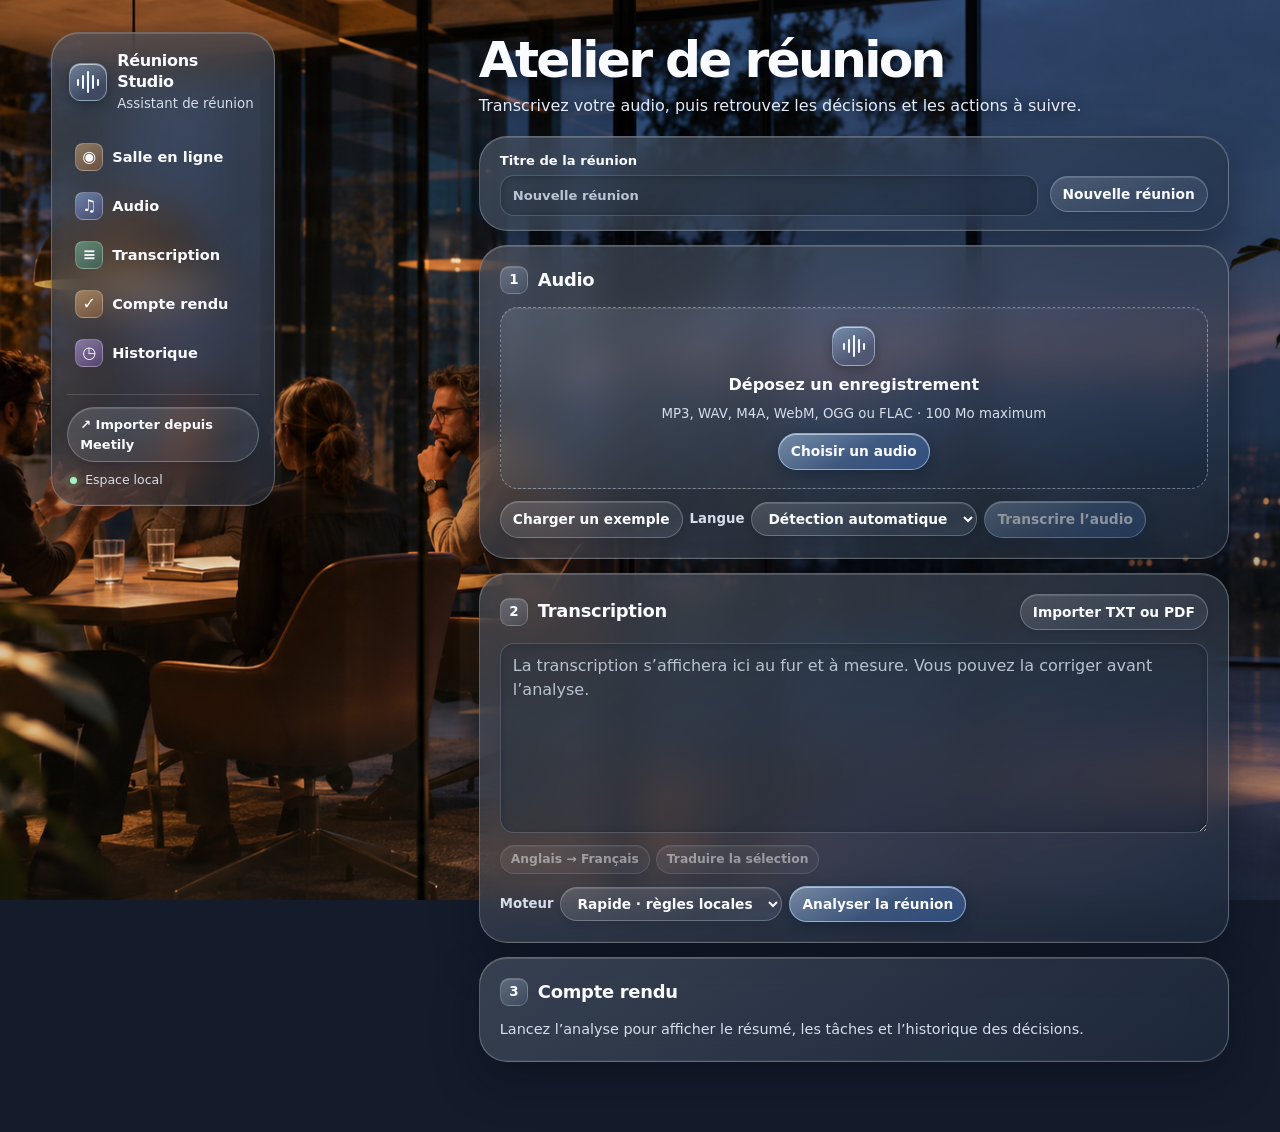
<file: index.html>
<!doctype html>
<html lang="fr">
<head>
<meta charset="utf-8">
<meta name="viewport" content="width=device-width, initial-scale=1">
<title>Réunions Studio</title>
<link rel="stylesheet" href="style.css">
<script src="nlp.js" defer></script>
<script src="history.js" defer></script>
<script src="room-draft.js" defer></script>
<script src="meeting-library.js" defer></script>
<script src="interface.js" defer></script>
</head>
<body>
<div class="workspace">
<aside class="sidebar glass">
  <div class="brand"><span class="appmark" aria-hidden="true"><i></i><i></i><i></i><i></i><i></i></span><div><strong>Réunions Studio</strong><small>Assistant de réunion</small></div></div>
  <nav aria-label="Parcours"><a href="/salle"><b aria-hidden="true">◉</b>Salle en ligne</a><a href="#recording"><b aria-hidden="true">♫</b>Audio</a><a href="#transcription"><b aria-hidden="true">≡</b>Transcription</a><a href="#result"><b aria-hidden="true">✓</b>Compte rendu</a><a href="/historique" id="library-link"><b aria-hidden="true">◷</b>Historique</a></nav>
  <div class="side-bottom"><button id="meetily" type="button"><span aria-hidden="true">↗</span> Importer depuis Meetily</button><div class="local"><span></span> Espace local</div></div>
</aside>
<main id="workshop" inert>
  <header class="intro"><h1>Atelier de réunion</h1><p>Transcrivez votre audio, puis retrouvez les décisions et les actions à suivre.</p></header>
  <div class="glass panel meeting-toolbar">
    <label for="meeting-title">Titre de la réunion<input id="meeting-title" maxlength="120" placeholder="Nouvelle réunion"></label>
    <a class="button-link" id="new-meeting" href="/?nouvelle">Nouvelle réunion</a>
    <p class="status" id="save-status" role="status"></p>
  </div>
  <section class="glass panel" id="recording">
    <div class="panel-title"><span class="step" aria-hidden="true">1</span><h2>Audio</h2></div>
    <div class="drop" id="drop"><span class="audio-mark" aria-hidden="true"><i></i><i></i><i></i><i></i><i></i></span><strong>Déposez un enregistrement</strong><small>MP3, WAV, M4A, WebM, OGG ou FLAC · 100 Mo maximum</small><button class="primary" id="choose-audio" type="button">Choisir un audio</button><input id="audio-file" type="file" accept="audio/*,.m4a,.mp3,.wav,.webm,.ogg,.flac" hidden></div>
    <div id="audio-area" hidden><p class="filename" id="filename"></p><audio id="player" controls preload="metadata"></audio></div>
    <div class="controls"><button id="example" type="button">Charger un exemple</button><label for="language">Langue</label><select id="language"><option value="auto">Détection automatique</option><option value="fr">Français</option><option value="ar">Arabe</option><option value="en">Anglais</option></select><button class="primary" id="transcribe" type="button" disabled>Transcrire l’audio</button></div>
    <div id="meetily-box" class="inset" hidden><div class="controls"><label for="meetily-list">Réunion Meetily</label><select id="meetily-list"></select><button id="meetily-load" type="button" disabled>Ouvrir la transcription</button></div><p class="status" id="meetily-status" role="status"></p></div>
    <p class="status" id="audio-status" role="status" aria-live="polite"></p>
  </section>
  <section class="glass panel" id="transcription">
    <div class="panel-title"><span class="step" aria-hidden="true">2</span><h2>Transcription</h2><button id="open-text" class="push" type="button">Importer TXT ou PDF</button><input id="text-file" type="file" accept=".txt,.pdf,text/plain,application/pdf" hidden></div>
    <label class="sr-only" for="transcript">Texte de la réunion</label><textarea id="transcript" rows="7" maxlength="50000" placeholder="La transcription s’affichera ici au fur et à mesure. Vous pouvez la corriger avant l’analyse."></textarea>
    <div class="controls translation-controls" aria-label="Traduction de la transcription"><button id="translate-transcript" type="button">Anglais → Français</button><button id="translate-selection" type="button" title="Sélectionnez d’abord les mots en anglais dans la transcription">Traduire la sélection</button></div>
    <p id="transcript-translation" class="translation" aria-live="polite" hidden></p>
    <div class="controls"><label for="mode">Moteur</label><select id="mode"><option value="rules">Rapide · règles locales</option><option value="ai">IA locale · Qwen</option></select><button class="primary" id="run" type="button">Analyser la réunion</button></div><p class="status" id="status" role="status"></p>
  </section>
  <section class="glass panel" id="result">
    <div class="panel-title"><span class="step" aria-hidden="true">3</span><h2>Compte rendu</h2></div>
    <p id="empty-result">Lancez l’analyse pour afficher le résumé, les tâches et l’historique des décisions.</p>
    <div id="result-content" hidden><div id="metrics" class="metrics"></div><div id="history"></div><div id="sections"></div><p id="review" role="status"></p><div class="controls"><button id="approve" class="primary" type="button">Valider le compte rendu</button><button id="markdown" type="button" disabled>Exporter Markdown</button><button id="json" type="button" disabled>Exporter JSON</button></div></div>
  </section>
</main>
<main id="meeting-library" hidden>
  <header class="intro"><h1>Historique</h1><p>Les 5 dernières réunions enregistrées dans ce navigateur.</p></header>
  <section class="glass panel" aria-label="Réunions sauvegardées">
    <div class="panel-title"><h2>Réunions récentes</h2><a class="button-link push" id="library-new-meeting" href="/?nouvelle">Nouvelle réunion</a></div>
    <p id="library-status" class="status" role="status">Chargement des réunions…</p>
    <ul id="meeting-list" class="meeting-list"></ul>
  </section>
  <dialog id="delete-meeting" class="glass delete-dialog" aria-labelledby="delete-meeting-heading" aria-describedby="delete-meeting-description">
    <form id="delete-meeting-form">
      <h2 id="delete-meeting-heading">Supprimer la réunion ?</h2>
      <p id="delete-meeting-description">« <strong id="delete-meeting-title"></strong> » sera supprimée avec son audio, sa transcription et son compte rendu.</p>
      <p id="delete-meeting-status" class="status error" role="alert"></p>
      <div class="delete-dialog-actions">
        <button type="button" id="cancel-delete" autofocus>Annuler</button>
        <button type="submit" id="confirm-delete" class="danger">Supprimer</button>
      </div>
    </form>
  </dialog>
</main>
</div>
</body>
</html>
</file>
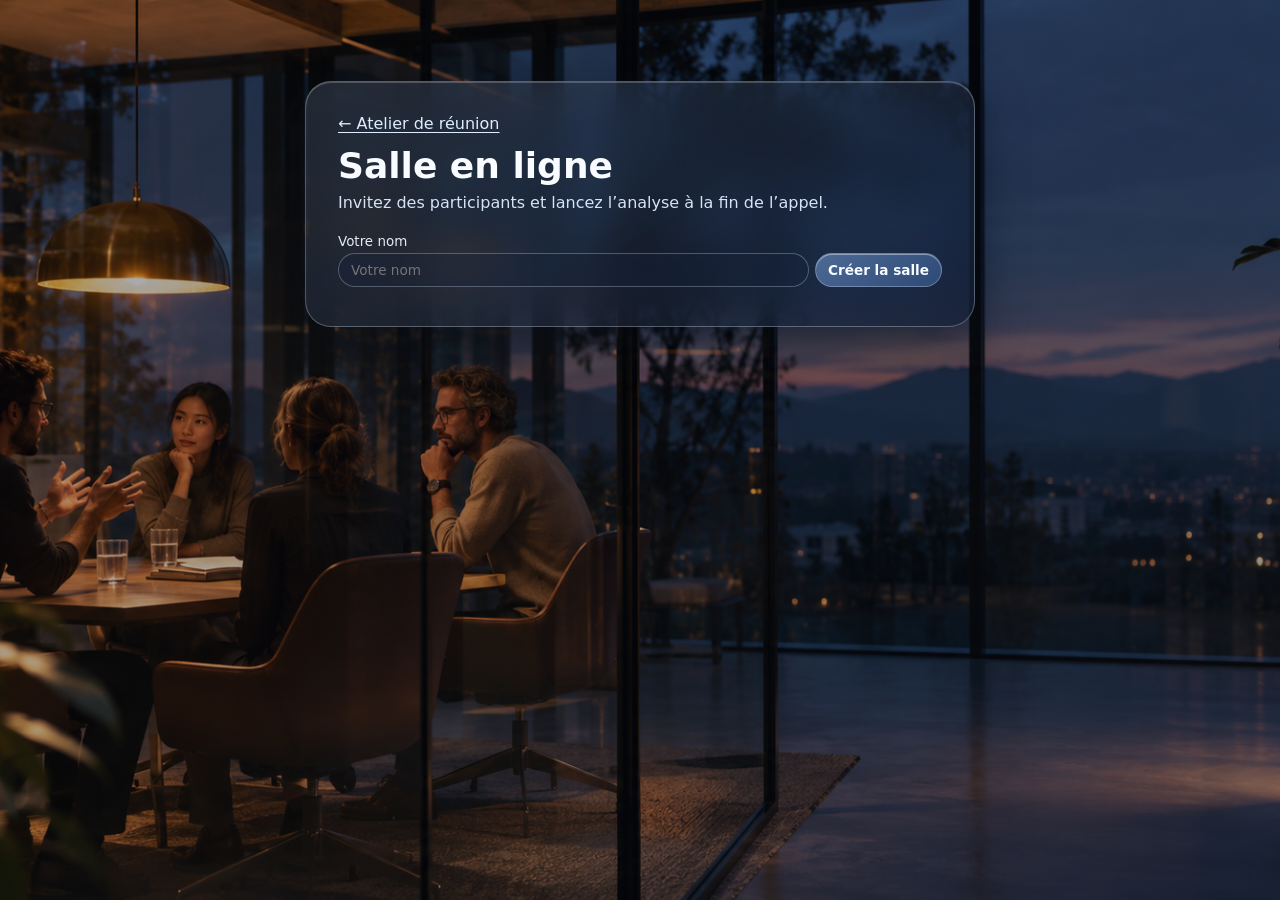
<file: host-room.html>
<!doctype html><html lang="fr"><head><meta charset="utf-8"><meta name="viewport" content="width=device-width, initial-scale=1"><title>Salle en ligne · Réunions Studio</title><link rel="stylesheet" href="/room.css"><script src="/room-draft.js" defer></script><script src="/room.js" defer></script></head>
<body class="host"><main>
<header class="room-heading"><a id="back-to-studio" href="/">← Atelier de réunion</a><h1>Salle en ligne</h1><p>Invitez des participants et lancez l’analyse à la fin de l’appel.</p></header>
<form id="connect"><label for="name">Votre nom</label><div class="controls"><input id="name" required maxlength="32" autocomplete="nickname" placeholder="Votre nom"><button class="primary">Créer la salle</button></div></form>
<section id="session" class="call" hidden>
  <aside class="call-info"><a href="/">← Atelier de réunion</a><h2>Salle de réunion</h2><p id="recording" class="recording" role="status" hidden></p>
    <div class="invitation"><label for="invite">Lien d’invitation</label><div class="controls"><input id="invite" readonly><button id="copy" type="button">Copier</button></div></div><p id="scope"></p>
    <h3>Participants</h3><ul id="peers" aria-label="Participants"></ul><div id="call-notices"></div>
  </aside>
  <div class="call-stage" aria-label="Caméras de la réunion"><div class="video-grid" id="videos" hidden></div><p class="stage-empty">Les caméras activées s’affichent ici.</p></div>
  <div class="controls call-controls" role="group" aria-label="Commandes d’appel"><button id="mute" type="button">Couper le micro</button><button id="camera" type="button" aria-pressed="false">Activer la caméra</button><button id="listen" type="button">Activer l’écoute</button><button class="primary" id="record" type="button">Démarrer l’enregistrement</button><button class="primary" id="finish" type="button" hidden>Terminer et analyser</button><button id="leave" type="button">Fermer la salle</button></div>
</section>
<p id="status" role="status"></p><div id="remote-audio" hidden></div>
</main></body></html>
</file>
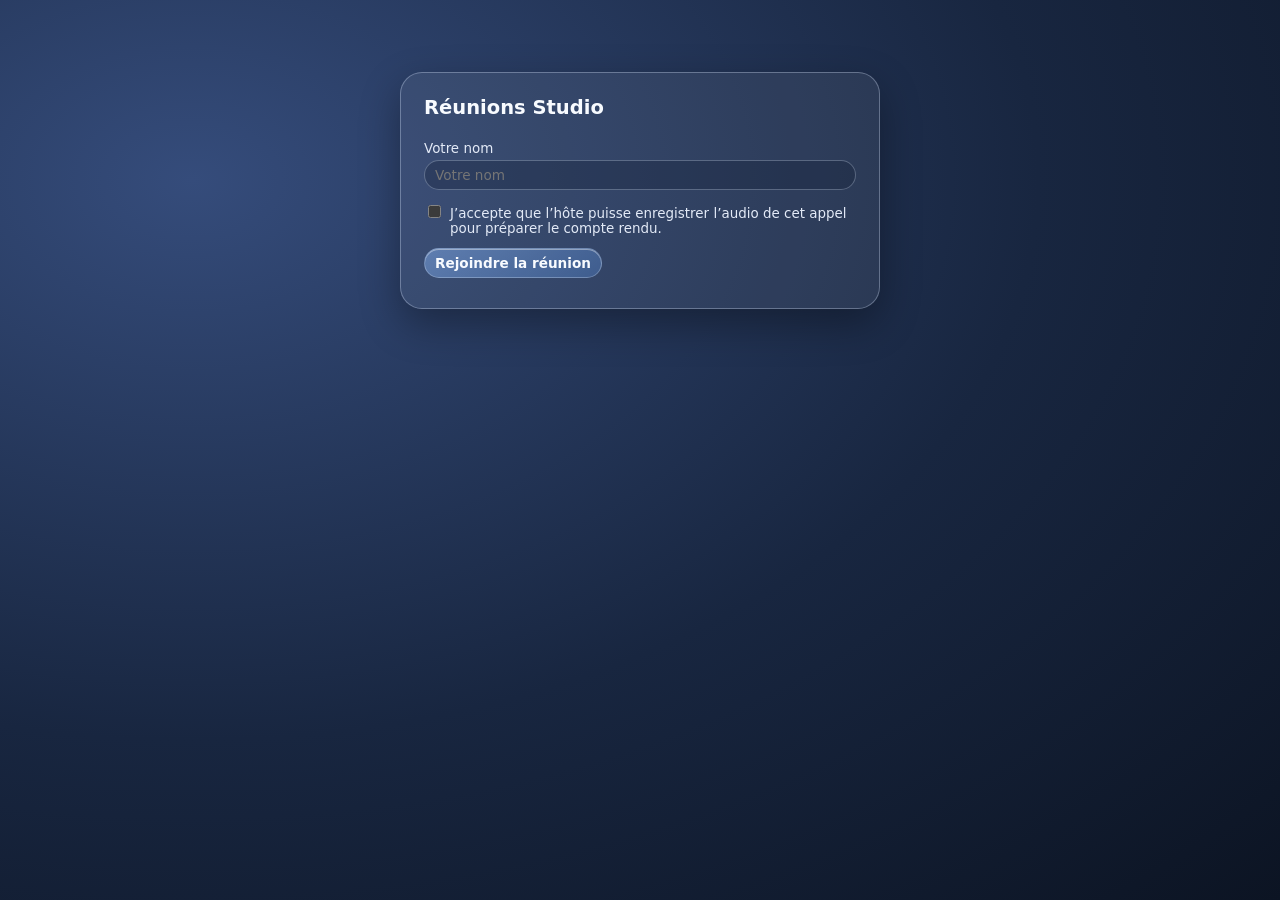
<file: room.html>
<!doctype html><html lang="fr"><head><meta charset="utf-8"><meta name="viewport" content="width=device-width, initial-scale=1"><title>Invitation · Réunions Studio</title><link rel="stylesheet" href="/room.css"><script src="/room.js" defer></script></head>
<body class="guest"><main>
<h1 class="room-heading">Réunions Studio</h1>
<form id="connect"><label for="name">Votre nom</label><input id="name" required maxlength="32" autocomplete="nickname" placeholder="Votre nom"><label class="consent"><input type="checkbox" id="consent" required> J’accepte que l’hôte puisse enregistrer l’audio de cet appel pour préparer le compte rendu.</label><button class="primary">Rejoindre la réunion</button></form>
<section id="session" class="call" hidden>
  <aside class="call-info"><h2>Participants</h2><p id="recording" class="recording" role="status" hidden></p><ul id="peers" aria-label="Participants"></ul><div id="call-notices"></div></aside>
  <div class="call-stage" aria-label="Caméras de la réunion"><div class="video-grid" id="videos" hidden></div><p class="stage-empty">Les caméras activées s’affichent ici.</p></div>
  <div class="controls call-controls" role="group" aria-label="Commandes d’appel"><button id="mute" type="button">Couper le micro</button><button id="camera" type="button" aria-pressed="false">Activer la caméra</button><button id="listen" type="button">Activer l’écoute</button><button id="leave" type="button">Quitter la salle</button></div>
</section>
<p id="status" role="status"></p><div id="remote-audio" hidden></div>
</main></body></html>
</file>
<file: style.css>
:root {
  color-scheme: dark;
  font-family: -apple-system, BlinkMacSystemFont, "Segoe UI", system-ui, sans-serif;
  color: #fafbff;
  --muted: #d6deeb;
  --edge: rgba(255,255,255,.24);
  --light: rgba(255,255,255,.14);
  --field: rgba(10,17,32,.36);
  scroll-behavior: smooth;
}

* { box-sizing: border-box; }
body { margin: 0; min-height: 100vh; line-height: 1.5; background: #141b2a; }
body::before {
  content: "";
  position: fixed;
  inset: 0;
  z-index: 0;
  pointer-events: none;
  background: linear-gradient(90deg,#0c101921 0%,#0c101907 32%,#0c101936 68%,#0c101948 100%),
              url("meeting-wallpaper.png") 48% center / cover no-repeat;
}
[hidden] { display: none !important; }
.workspace {
  position: relative;
  width: min(1510px,100%);
  margin: auto;
  display: grid;
  grid-template-columns: 224px minmax(0,750px);
  justify-content: space-between;
  gap: clamp(24px,8vw,180px);
  align-items: start;
  padding: 32px clamp(24px,4vw,72px) 56px;
}
.glass {
  border-radius: 28px;
  border: 1px solid var(--edge);
  background: linear-gradient(145deg,rgba(255,255,255,.16),rgba(255,255,255,.045)),rgba(20,31,50,.58);
  box-shadow: 0 18px 45px #050b1763,inset 0 1px 0 rgba(255,255,255,.16),inset 0 -1px 0 rgba(255,255,255,.055);
  -webkit-backdrop-filter: blur(20px) saturate(140%);
  backdrop-filter: blur(20px) saturate(140%);
}
.sidebar { position: sticky; top: 32px; padding: 15px; display: flex; flex-direction: column; gap: 19px; }
.brand { display: flex; gap: 10px; align-items: center; line-height: 1.3; padding: 3px 2px; }
.brand strong { display: block; letter-spacing: -.02em; }
.brand small,.local,small,.status,.filename { color: var(--muted); }
.appmark,.audio-mark {
  flex: none; display: flex; justify-content: center; align-items: center; gap: 3px;
  width: 38px; height: 38px; border-radius: 12px;
  background: linear-gradient(150deg,#a9d6ff72,#51679a4f 70%);
  border: 1px solid #d8ecff65;
  box-shadow: 0 4px 12px #08101d53,inset 0 1px 0 #fff9;
}
.appmark i,.audio-mark i { width: 2px; height: 7px; border-radius: 3px; background: #f1f8ff; }
.appmark i:nth-child(2n),.audio-mark i:nth-child(2n) { height: 14px; }
.appmark i:nth-child(3),.audio-mark i:nth-child(3) { height: 22px; }
.sidebar nav { display: grid; gap: 5px; }
.sidebar a { display: flex; align-items: center; gap: 9px; padding: 7px; text-decoration: none; color: inherit; border: 1px solid transparent; border-radius: 12px; font-size: .91rem; font-weight: 620; }
.sidebar a:hover,.sidebar a[aria-current="page"] { background: linear-gradient(#ffffff29,#ffffff12); border-color: #ffffff42; }
.sidebar a b { display: grid; place-items: center; flex: none; width: 28px; height: 28px; border-radius: 8px; background: linear-gradient(145deg,#f3c68975,#ad6b3970); border: 1px solid #ffffff3d; font-size: 16px; }
.sidebar a:nth-child(2) b { background: linear-gradient(145deg,#a3c7fd7f,#4857a97a); }
.sidebar a:nth-child(3) b { background: linear-gradient(145deg,#8ae3c078,#2f7c7470); }
.sidebar a:nth-child(5) b { background: linear-gradient(145deg,#d2b8ff80,#7753af7a); }
.side-bottom { border-top: 1px solid #ffffff26; padding-top: 12px; }
.side-bottom button { width: 100%; text-align: left; font-size: .81rem; }
.local { font-size: .78rem; padding: 9px 3px 0; }
.local span { display: inline-block; width: 7px; height: 7px; border-radius: 50%; margin-right: 4px; background: #a5f1c3; box-shadow: 0 0 8px #a5f19690; }

main { min-width: 0; }
.intro { margin: 2px 0 18px; text-shadow: 0 2px 14px #060b18cc; }
.intro h1 { font-size: clamp(2rem,4.1vw,3.15rem); font-weight: 690; letter-spacing: -.055em; line-height: 1.05; margin: 0 0 7px; }
.intro p { margin: 0; color: #e5ebf8; }
.panel { padding: 20px; margin-bottom: 14px; scroll-margin-top: 14px; }
.panel-title { display: flex; flex-wrap: wrap; gap: 10px; align-items: center; margin-bottom: 13px; }
.panel h2,.panel h3,.panel p { margin: 0; }
.panel h2 { font-size: 1.12rem; font-weight: 660; letter-spacing: -.015em; }
.step {
  display: grid; place-items: center; width: 28px; height: 28px; border-radius: 9px;
  border: 1px solid #ffffff30; box-shadow: inset 0 1px 0 #ffffff25;
  background: linear-gradient(144deg,#d1e6ff43,#aac6f018); font-size: .84rem; font-weight: 680;
}
.push { margin-left: auto; }
.drop {
  display: grid; justify-items: center; gap: 7px; text-align: center;
  border: 1px dashed rgba(225,239,255,.38); border-radius: 18px; padding: 18px 10px;
  background: linear-gradient(160deg,rgba(213,231,255,.13),rgba(10,18,37,.22));
  box-shadow: inset 0 1px 0 #ffffff14;
}
.drop.hover { border-color: #b8dcff; background: #8dc3ff3f; }
.audio-mark { width: 43px; height: 40px; border-radius: 13px; }
.drop .primary { margin-top: 2px; }
.controls { display: flex; align-items: center; flex-wrap: wrap; gap: 7px; margin-top: 12px; }
.controls label { font-size: .83rem; font-weight: 640; color: var(--muted); }
button,select,input,textarea { font: inherit; color: inherit; }
button,select,.button-link {
  background: linear-gradient(165deg,#f2f7ff29,#d7e6ff14 71%,#acc8ff1f);
  border: 1px solid #eef5ff3d; border-radius: 999px; padding: 7px 12px;
  box-shadow: inset 0 1px 0 #ffffff24,0 3px 7px #030b151c;
  font-size: .86rem; font-weight: 640; cursor: pointer;
}
.button-link { display: inline-block; color: inherit; text-decoration: none; text-align: center; }
.button-link:hover { border-color: #f0f7ff85; background: linear-gradient(#eff7ff3d,#bad7ff26); }
select { max-width: 100%; }
select option { background: #28364e; color: #fff; }
button:hover:not(:disabled) { border-color: #f0f7ff85; background: linear-gradient(#eff7ff3d,#bad7ff26); }
button:active:not(:disabled) { transform: translateY(1px); }
button:disabled { cursor: default; opacity: .5; }
.primary { background: linear-gradient(150deg,#bbdcff7d,#6396df58 54%,#3c6dbd7d); border-color: #bbdcff93; box-shadow: inset 0 1px 0 #dbeeff99,0 4px 13px #07142565; }
.primary:hover:not(:disabled) { background: linear-gradient(150deg,#c2e4ffa6,#6eaaee80 60%,#4d7fc8a0); }
button:focus-visible,select:focus-visible,input:focus-visible,textarea:focus-visible,a:focus-visible { outline: 2px solid #a5d6ff; outline-offset: 3px; }
textarea,input {
  background: linear-gradient(160deg,#dceaff12,#a7c9ff08),var(--field);
  border: 1px solid #e4eeff2e; border-radius: 14px; padding: 10px 12px;
  min-width: 0; width: 100%; box-shadow: inset 0 1px 6px #060e1b43;
}
textarea { resize: vertical; display: block; }
textarea::placeholder,input::placeholder { color: #d4deec; opacity: .84; }
audio { width: 100%; display: block; height: 37px; }
.filename { margin: 9px 0 3px !important; font-size: .84rem; font-weight: 640; overflow-wrap: anywhere; }
.status { font-size: .86rem; margin-top: 7px !important; }
.status:empty { display: none; }
.error { color: #ffc4bf; }
.inset { border: 1px solid #dceaff2b; background: #e1ebff14; border-radius: 14px; padding: 9px; margin-top: 10px; }
.inset .controls { margin-top: 0; }
#empty-result,#review { color: var(--muted); font-size: .9rem; }
.metrics { display: grid; grid-template-columns: repeat(3,minmax(0,1fr)); gap: 7px; margin-bottom: 14px; }
.metrics div,.row,.timeline {
  border: 1px solid #e5efff30; border-radius: 15px; padding: 10px 11px;
  background: linear-gradient(145deg,#eff6ff23,#d9e9ff10 82%);
  box-shadow: inset 0 1px 0 #fff2;
}
.metrics div { font-size: .83rem; }
.metrics strong { display: block; font-size: 1.4rem; line-height: 1.15; }
.report-section,.history { border-top: 1px solid #e3edff24; padding-top: 10px; margin: 10px 0; }
.report-section h3,.history h3 { font-size: 1rem; }
.summary-heading { display:flex; align-items:center; justify-content:space-between; flex-wrap:wrap; gap:8px; }
.translation-controls { display:flex; flex-wrap:wrap; gap:6px; }
.translation-controls button { font-size:.77rem; padding:4px 10px; }
.translation-controls button[aria-pressed=true] { background:#95bfff37; border-color:#c8e3ff94; }
.translation { margin:8px 0; padding:9px 12px; border:1px solid #e4eeff39; border-radius:12px; background:#b5d0ff18; white-space:pre-wrap; overflow-wrap:anywhere; }
#transcript-translation { max-height:20rem; overflow:auto; }
.row,.timeline { margin-top: 7px; }
.row-fields { display: grid; grid-template-columns: 2fr 1fr 1fr; gap: 7px; }
.row label { display: block; font-size: .79rem; font-weight: 650; }
.row input { display: block; margin-top: 3px; }
.evidence { font-size: .8rem; color: var(--muted); margin-top: 6px; overflow-wrap: anywhere; display: flex; gap: 6px; align-items: baseline; }
.evidence button { font-size: .73rem; padding: 1px 7px; white-space: nowrap; color: #e1efff; }
.timeline h4 { margin: 0 0 4px; }
.timeline ol { margin: 6px 0; padding-left: 20px; }
.tag { font-size: .73rem; padding: 2px 7px; border-radius: 999px; border: 1px solid #edf5ff24; background: #e3efff20; font-weight: 670; margin-right: 5px; }
.tag.current { background: #76cba930; color: #c2f9db; }
.tag.conflict { background: #e9a5852d; color: #ffd0bc; }
.meeting-toolbar { display: flex; flex-wrap: wrap; align-items: end; gap: 8px 12px; padding: 14px 20px; }
.meeting-toolbar label { flex: 1 1 12rem; font-size: .82rem; font-weight: 640; }
.meeting-toolbar input { display: block; margin-top: 4px; }
.meeting-toolbar .button-link { margin-bottom: 4px; }
.meeting-toolbar .status { flex: 0 0 100%; margin: 0 !important; }
.meeting-list { list-style: none; padding: 0; margin: 0; display: grid; gap: 9px; }
.meeting-item {
  display: grid; grid-template-columns: minmax(0,1fr) auto; align-items: start;
  border: 1px solid #e5efff30; border-radius: 16px;
  background: linear-gradient(145deg,#eff6ff23,#d9e9ff10 82%);
}
.meeting-item:hover { border-color: #c4e1ff90; background: linear-gradient(145deg,#d6e7ff40,#97b8f423); }
.meeting-card {
  display: grid; grid-template-columns: minmax(0,1fr) auto; align-items: baseline; gap: 5px 12px;
  padding: 12px 14px; border-radius: 16px;
  color: inherit; text-decoration: none; overflow-wrap: anywhere;
}
.meeting-card:hover strong { text-decoration: underline; text-underline-offset: 3px; }
.meeting-card time,.meeting-preview { color: var(--muted); font-size: .83rem; }
.meeting-card-meta,.meeting-preview { grid-column: 1 / -1; }
.meeting-card-meta { display: flex; flex-wrap: wrap; gap: 4px 6px; }
.meeting-card-meta .tag { margin: 0; }
.danger { color: #ffe0df; background: linear-gradient(150deg,#ffc5d32d,#ae4a6345); border-color: #ffc5d350; }
.danger:hover:not(:disabled) { background: linear-gradient(150deg,#ffc5d34d,#ae4a6375); border-color: #ffc5d394; }
.remove-meeting { margin: 10px 10px 10px 0; padding: 5px 10px; font-size: .77rem; }
.delete-dialog { color: inherit; width: min(420px,calc(100% - 28px)); padding: 22px; background-color: #192437f2; }
.delete-dialog::backdrop { background: #060c18a8; backdrop-filter: blur(4px); }
.delete-dialog h2 { margin: 0 0 8px; font-size: 1.2rem; }
.delete-dialog p { margin: 0; overflow-wrap: anywhere; }
.delete-dialog-actions { display: flex; justify-content: flex-end; gap: 8px; margin-top: 18px; }
.sr-only { position: absolute; width: 1px; height: 1px; overflow: hidden; clip-path: inset(50%); }

@media(max-width: 970px) {
  .workspace { grid-template-columns: 190px minmax(0,1fr); padding: 19px; gap: 18px; }
  .sidebar { top: 19px; padding: 12px; }
}
@media(max-width: 650px) {
  body::before { background-position: 20% center; }
  .workspace { display: block; padding: 11px; }
  .sidebar { position: static; gap: 8px; margin-bottom: 21px; }
  .sidebar nav { display: flex; flex-wrap: wrap; gap: 3px; }
  .sidebar a { font-size: .8rem; padding: 4px; }
  .sidebar a b { width: 22px; height: 22px; }
  .side-bottom { display: flex; align-items: center; gap: 9px; padding-top: 8px; }
  .side-bottom button { width: auto; }
  .local { padding: 0; }
  .panel { padding: 13px; border-radius: 20px; }
  .row-fields { grid-template-columns: 1fr; }
  .metrics { gap: 4px; }
  .metrics div { padding: 6px 4px; }
  .meeting-card { grid-template-columns: 1fr; }
}
@media(prefers-reduced-motion: reduce) {
  :root { scroll-behavior: auto; }
}
</file>
<file: room.css>
:root{color-scheme:dark;font-family:-apple-system,BlinkMacSystemFont,"Segoe UI",system-ui,sans-serif;color:#f8fbff}
*{box-sizing:border-box}[hidden]{display:none!important}body{margin:0}main{padding:12px}.guest{min-height:100vh;padding:clamp(14px,8vh,75px) 14px;background:radial-gradient(at 15% 20%,#354c7b,#182640 55%,#0c1423)}.guest main{max-width:480px;margin:auto;padding:23px;border:1px solid #dceaff52;border-radius:22px;background:#ffffff10;box-shadow:0 15px 40px #0005}
h1,h2,p{margin:0 0 7px}h1{font-size:1.22rem}h2{font-size:1.05rem}.controls{display:flex;align-items:center;flex-wrap:wrap;gap:6px}.controls input{flex:1;min-width:105px}.guest input:not([type=checkbox]){width:100%}label{display:block;font-size:.84rem;color:#e3eaf7;margin-bottom:4px}.consent{margin:12px 0;display:flex;gap:6px;align-items:baseline}input,button{font:inherit;color:inherit;background:#bdd5fb1c;border:1px solid #e0edff48;border-radius:999px;padding:6px 10px;font-size:.85rem}input:not([type=checkbox]){background:#17233a55}button{font-weight:650;cursor:pointer}button:disabled{opacity:.55;cursor:default}button:hover:not(:disabled){border-color:#fff9}button:focus-visible,input:focus-visible{outline:2px solid #add8ff;outline-offset:2px}.primary{background:linear-gradient(145deg,#8fbdff70,#5489d45c);box-shadow:inset 0 1px #fff6}.recording{color:#ffd1cf;font-weight:670}.recording:before{content:'●';color:#ff8d81;margin-right:6px}#status,#scope{font-size:.81rem;color:#dce7f7;margin-top:6px}#status.error{color:#ffd0ca}.invitation{margin-bottom:6px}ul{padding:0;list-style:none;display:flex;gap:5px;flex-wrap:wrap;max-height:68px;overflow:auto;margin:7px 0}li{font-size:.8rem;border:1px solid #edf5ff2e;border-radius:999px;padding:2px 7px;background:#ffffff14}
.host{min-height:100vh;padding:clamp(16px,9vh,92px) 16px;background:linear-gradient(90deg,#080d1850,#080d1870),url('/meeting-wallpaper.png') 47% center / cover fixed,#10192b}
.host main{width:min(100%,670px);margin:auto;padding:clamp(17px,4vw,32px);border:1px solid #eaf4ff46;border-radius:26px;background:linear-gradient(150deg,#edf6ff18,#0b162c69),#14203568;box-shadow:0 16px 48px #070d1785,inset 0 1px #fff3;backdrop-filter:blur(22px) saturate(135%)}
.room-heading{margin-bottom:22px}.room-heading h1{margin-top:12px;font-size:clamp(1.65rem,4vw,2.25rem)}.room-heading p{color:#d6e3f6}.room-heading a,#status a{color:#deedff;text-underline-offset:3px}.host button,.host input{padding:8px 12px}.host #session h1{font-size:1.12rem}
.in-call { padding: clamp(10px,2.5vw,36px); }
.in-call .room-heading { display: none; }
.host.in-call main,.guest.in-call main { width: min(100%,1640px); max-width: none; padding: 0; background: none; border: 0; border-radius: 0; box-shadow: none; backdrop-filter:none; }
.call { display:grid; grid-template-columns:minmax(225px,255px) minmax(0,1fr); grid-template-areas:'info stage' 'info controls'; gap:12px; align-items:start; }
.call-info,.call-stage,.call-controls { border:1px solid #eaf4ff40; border-radius:20px; background:linear-gradient(145deg,#6277972d,#101a2edb); box-shadow:0 12px 32px #04091460,inset 0 1px #fff3; backdrop-filter:blur(20px) saturate(128%); }
.call-info { grid-area:info; padding:16px; min-width:0; }
.call-info > a { color:#e2eeff; font-size:.8rem; text-underline-offset:3px; }
.call-info h2 { margin:12px 0; font-size:1.15rem; }
.guest .call-info h2 { margin-top:0; }
.call-info h3 { margin:15px 0 4px; font-size:.84rem; }
.call-info ul { flex-direction:column; flex-wrap:nowrap; max-height:200px; align-items:flex-start; overflow-wrap:anywhere; }
.call-info li { max-width:100%; }
.call-info .invitation input { width:100%; min-width:0; }
.call-stage { grid-area:stage; min-width:0; padding:12px; height:clamp(360px,calc(100dvh - 150px),950px); background:#101828a8; }
.stage-empty { margin:0; display:grid; place-items:center; min-height:clamp(190px,50vh,560px); text-align:center; padding:16px; color:#d8e5f7; }
.video-grid:not([hidden]) + .stage-empty { display:none; }
.video-grid { display:grid; grid-template-columns:repeat(2,minmax(0,1fr)); grid-auto-rows:minmax(0,1fr); height:100%; gap:10px; }
.video-grid:has(.video-tile:not([hidden])):not(:has(.video-tile:not([hidden]) ~ .video-tile:not([hidden]))) { grid-template-columns:minmax(0,1fr); }
.video-grid:has(.video-tile:nth-child(3 of :not([hidden]))) { grid-template-columns:repeat(3,minmax(0,1fr)); }
.video-tile { margin:0; position:relative; min-width:0; border:1px solid #dbeaff46; border-radius:15px; overflow:hidden; background:#0b1321; }
.video-tile video { width:100%; height:100%; display:block; object-fit:contain; }
.video-tile figcaption { position:absolute; left:8px; bottom:8px; max-width:calc(100% - 16px); overflow:hidden; text-overflow:ellipsis; white-space:nowrap; padding:3px 9px; background:#0b1427d0; border:1px solid #e5ecff44; border-radius:999px; font-size:.8rem; }
.video-tile.self video { transform:scaleX(-1); }
.call-controls { grid-area:controls; justify-content:center; padding:10px; }
@media(max-width:800px) {
  .call { grid-template-columns:minmax(0,1fr); grid-template-areas:'stage' 'controls' 'info'; }
  .call-stage { padding:7px; height:auto; }
  .video-grid { height:auto; }
  .video-tile video { height:auto; aspect-ratio:16/9; }
  .video-grid:has(.video-tile:nth-child(3 of :not([hidden]))) { grid-template-columns:repeat(2,minmax(0,1fr)); }
}
@media(max-width:520px) {
  .video-grid:has(.video-tile:nth-child(2 of :not([hidden]))):not(:has(.video-tile:nth-child(3 of :not([hidden])))) { grid-template-columns:minmax(0,1fr); }
  .call-controls button { font-size:.78rem; padding:6px 9px; }
}
</file>
